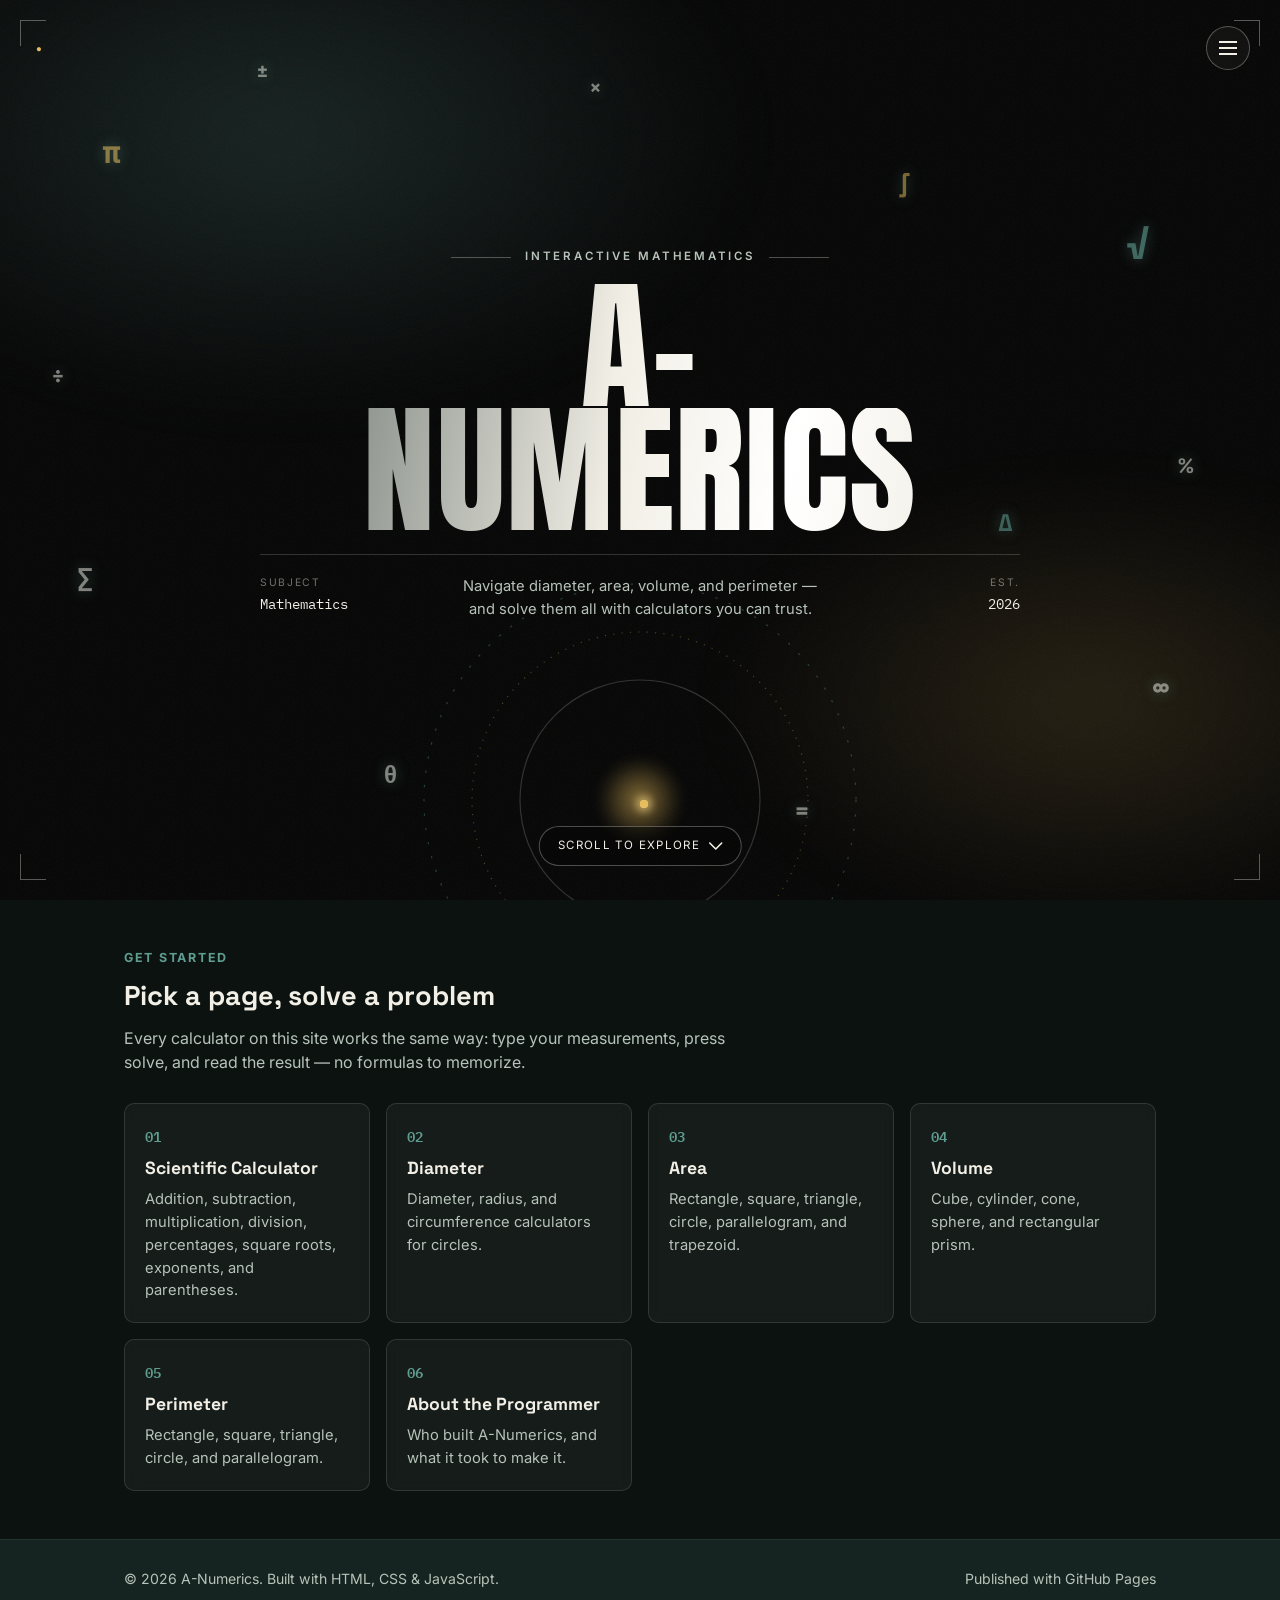
<file: index.html>
<!DOCTYPE html>
<html lang="en">
<head>
<meta charset="UTF-8">
<meta name="viewport" content="width=device-width, initial-scale=1.0">
<title>A.C Numerics — We Learn, We Solve, We Win</title>
<meta name="description" content="A.C Numerics is an interactive mathematics website with calculators for diameter, area, volume, perimeter, and a full scientific calculator.">
<link rel="preconnect" href="https://fonts.googleapis.com">
<link href="https://fonts.googleapis.com/css2?family=Anton&family=Space+Grotesk:wght@500;700&family=Inter:wght@400;500;600&family=IBM+Plex+Mono:wght@500;600&display=swap" rel="stylesheet">
<link rel="stylesheet" href="style.css">
</head>
<body>
<a class="skip-link" href="#main">Skip to content</a>

<!-- Full-screen nav overlay, toggled by the hamburger button -->
<nav class="nav-overlay" id="nav-overlay" aria-label="Main navigation" aria-hidden="true">
  <button class="nav-overlay-close" id="nav-overlay-close" aria-label="Close menu">✕</button>
  <ul>
    <li><a href="index.html" aria-current="page">Home</a></li>
    <li><a href="calculator.html">Calculator</a></li>
    <li><a href="diameter.html">Diameter</a></li>
    <li><a href="area.html">Area</a></li>
    <li><a href="volume.html">Volume</a></li>
    <li><a href="perimeter.html">Perimeter</a></li>
    <li><a href="about.html">About</a></li>
  </ul>
</nav>

<main id="main">
  <section class="hero-arena">
    <div class="hero-glow"></div>
    <div class="hero-grain"></div>

    <div class="symbol-field" aria-hidden="true">
      <span class="symbol s1">π</span>
      <span class="symbol s2">∑</span>
      <span class="symbol s3">√</span>
      <span class="symbol s4">∞</span>
      <span class="symbol s5">×</span>
      <span class="symbol s6">÷</span>
      <span class="symbol s7">∫</span>
      <span class="symbol s8">θ</span>
      <span class="symbol s9">%</span>
      <span class="symbol s10">=</span>
      <span class="symbol s11">±</span>
      <span class="symbol s12">Δ</span>
    </div>

    <span class="corner corner-tl"></span>
    <span class="corner corner-tr"></span>
    <span class="corner corner-bl"></span>
    <span class="corner corner-br"></span>

    <div class="hero-topbar">
      <button class="icon-btn" aria-hidden="true">●</button>
      <button class="hamburger-btn" id="hamburger-btn" aria-controls="nav-overlay" aria-expanded="false" aria-label="Open menu">
        <span></span>
      </button>
    </div>

    <div class="hero-center">
      <div class="hero-rule">
        <span></span>
        <p class="hero-kicker">Interactive Mathematics</p>
        <span></span>
      </div>

      <h1 class="hero-title">
        <span class="shine">A-</span>
        <span class="shine">NUMERICS</span>
      </h1>

      <div class="hero-meta">
        <div class="hero-meta-side">
          <span class="hero-meta-label">Subject</span>
          <span class="hero-meta-value">Mathematics</span>
        </div>
        <p class="hero-desc">Navigate diameter, area, volume, and perimeter — and solve them all with calculators you can trust.</p>
        <div class="hero-meta-side right">
          <span class="hero-meta-label">Est.</span>
          <span class="hero-meta-value">2026</span>
        </div>
      </div>
    </div>

    <div class="orbit-core" aria-hidden="true">
      <svg viewBox="0 0 400 400" class="orbit-ring orbit-ring-1"><circle cx="200" cy="200" r="180" fill="none" stroke="rgba(95,157,144,0.35)" stroke-width="1" stroke-dasharray="2 10"/></svg>
      <svg viewBox="0 0 400 400" class="orbit-ring orbit-ring-2"><circle cx="200" cy="200" r="140" fill="none" stroke="rgba(231,189,92,0.3)" stroke-width="1" stroke-dasharray="1 6"/></svg>
      <svg viewBox="0 0 400 400" class="orbit-ring orbit-ring-3"><circle cx="200" cy="200" r="100" fill="none" stroke="rgba(242,239,230,0.18)" stroke-width="1"/></svg>
      <span class="orbit-dot orbit-dot-a"></span>
      <span class="orbit-dot orbit-dot-b"></span>
      <span class="orbit-core-glow"></span>
    </div>

    <a class="scroll-cta" href="#explore">
      <span>Scroll to explore</span>
      <svg width="14" height="8" viewBox="0 0 14 8" fill="none" aria-hidden="true"><path d="M1 1l6 6 6-6" stroke="currentColor" stroke-width="1.6" stroke-linecap="round" stroke-linejoin="round"/></svg>
    </a>
  </section>

  <section class="section" id="explore">
    <div class="wrap">
      <div class="section-head">
        <span class="kicker">Get started</span>
        <h2>Pick a page, solve a problem</h2>
        <p>Every calculator on this site works the same way: type your measurements, press solve, and read the result — no formulas to memorize.</p>
      </div>
      <div class="grid-cards">
        <a class="feature-card" href="calculator.html">
          <span class="num">01</span>
          <h3>Scientific Calculator</h3>
          <p>Addition, subtraction, multiplication, division, percentages, square roots, exponents, and parentheses.</p>
        </a>
        <a class="feature-card" href="diameter.html">
          <span class="num">02</span>
          <h3>Diameter</h3>
          <p>Diameter, radius, and circumference calculators for circles.</p>
        </a>
        <a class="feature-card" href="area.html">
          <span class="num">03</span>
          <h3>Area</h3>
          <p>Rectangle, square, triangle, circle, parallelogram, and trapezoid.</p>
        </a>
        <a class="feature-card" href="volume.html">
          <span class="num">04</span>
          <h3>Volume</h3>
          <p>Cube, cylinder, cone, sphere, and rectangular prism.</p>
        </a>
        <a class="feature-card" href="perimeter.html">
          <span class="num">05</span>
          <h3>Perimeter</h3>
          <p>Rectangle, square, triangle, circle, and parallelogram.</p>
        </a>
        <a class="feature-card" href="about.html">
          <span class="num">06</span>
          <h3>About the Programmer</h3>
          <p>Who built A-Numerics, and what it took to make it.</p>
        </a>
      </div>
    </div>
  </section>
</main>

<footer class="site-footer">
  <div class="wrap">
    <span>© <span id="year"></span> A-Numerics. Built with HTML, CSS &amp; JavaScript.</span>
    <span>Published with GitHub Pages</span>
  </div>
</footer>

<script src="script.js"></script>
</body>
</html>
</file>
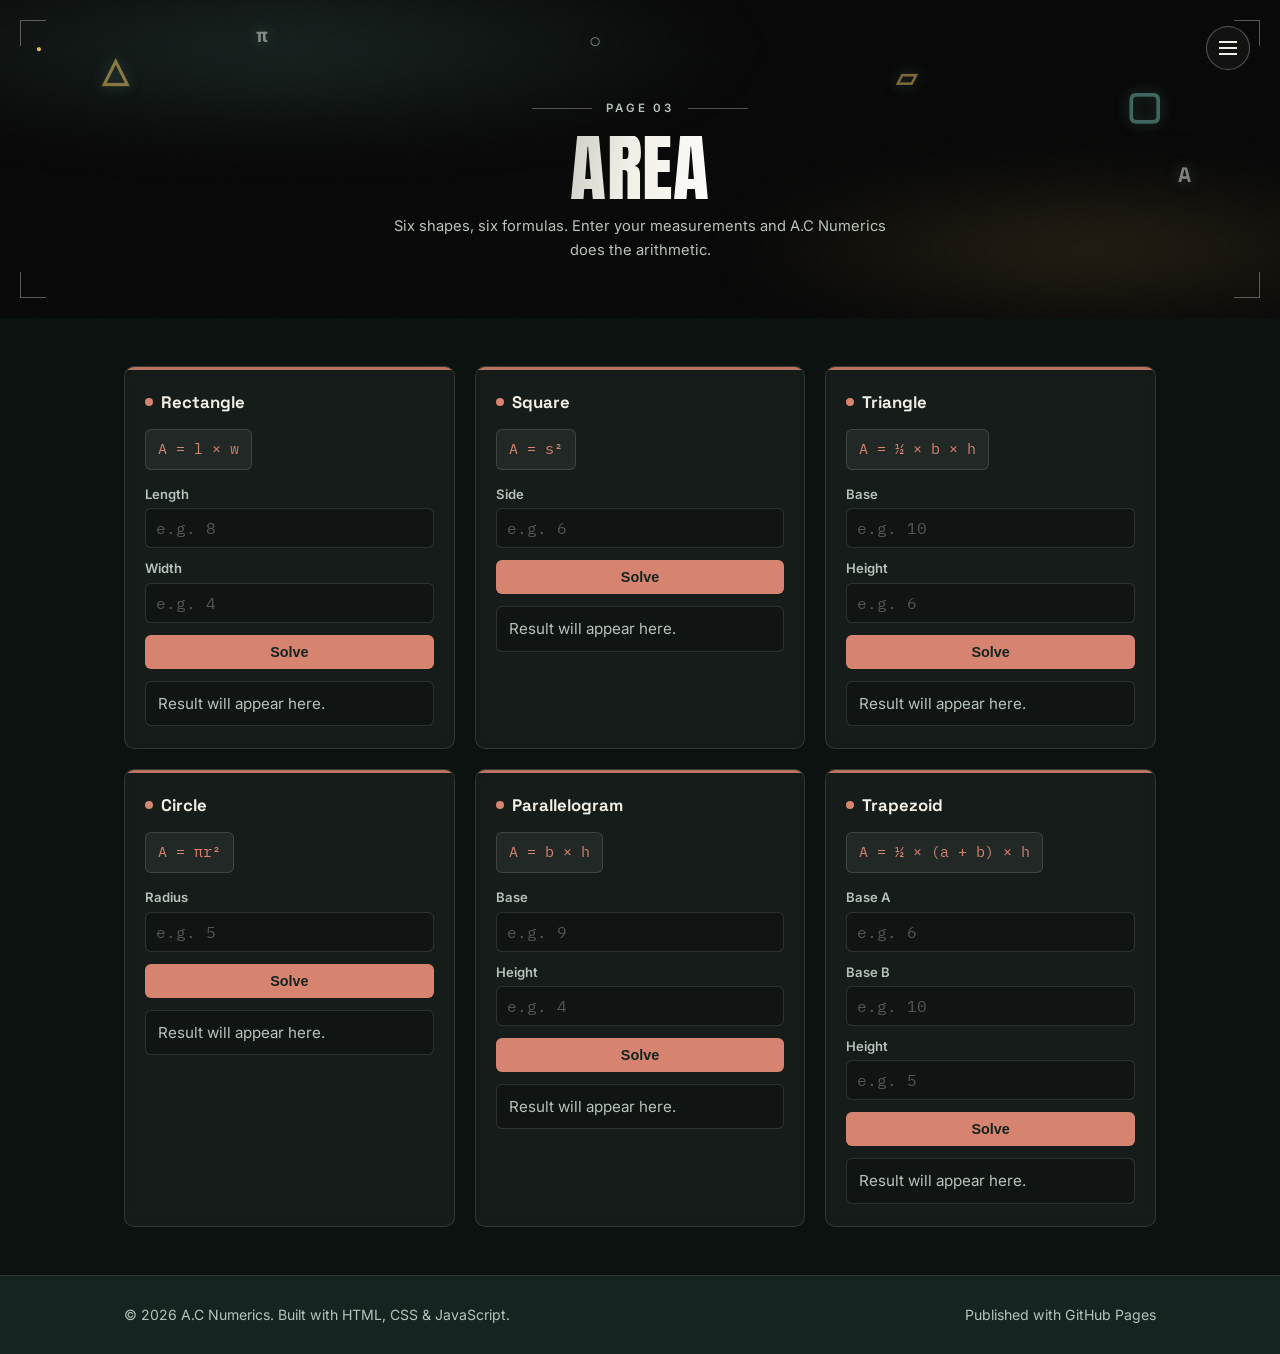
<file: area.html>
<!DOCTYPE html>
<html lang="en">
<head>
<meta charset="UTF-8">
<meta name="viewport" content="width=device-width, initial-scale=1.0">
<title>Area Calculators — A.C Numerics</title>
<meta name="description" content="Calculate area for rectangles, squares, triangles, circles, parallelograms, and trapezoids.">
<link rel="preconnect" href="https://fonts.googleapis.com">
<link href="https://fonts.googleapis.com/css2?family=Anton&family=Space+Grotesk:wght@500;700&family=Inter:wght@400;500;600&family=IBM+Plex+Mono:wght@500;600&display=swap" rel="stylesheet">
<link rel="stylesheet" href="style.css?v=4">
</head>
<body class="theme-coral">
<a class="skip-link" href="#main">Skip to content</a>

<nav class="nav-overlay" id="nav-overlay" aria-label="Main navigation" aria-hidden="true">
  <button class="nav-overlay-close" id="nav-overlay-close" aria-label="Close menu">✕</button>
  <ul>
    <li><a href="index.html">Home</a></li>
    <li><a href="calculator.html">Calculator</a></li>
    <li><a href="diameter.html">Diameter</a></li>
    <li><a href="area.html" aria-current="page">Area</a></li>
    <li><a href="volume.html">Volume</a></li>
    <li><a href="perimeter.html">Perimeter</a></li>
    <li><a href="about.html">About</a></li>
  </ul>
</nav>

<main id="main">
  <section class="hero-arena compact">
    <div class="hero-glow"></div>
    <div class="hero-grain"></div>
    <div class="symbol-field" aria-hidden="true">
      <span class="symbol s1">△</span>
      <span class="symbol s3">▢</span>
      <span class="symbol s5">○</span>
      <span class="symbol s7">▱</span>
      <span class="symbol s9">A</span>
      <span class="symbol s11">π</span>
    </div>
    <span class="corner corner-tl"></span>
    <span class="corner corner-tr"></span>
    <span class="corner corner-bl"></span>
    <span class="corner corner-br"></span>
    <div class="hero-topbar">
      <button class="icon-btn" aria-hidden="true">●</button>
      <button class="hamburger-btn" id="hamburger-btn" aria-controls="nav-overlay" aria-expanded="false" aria-label="Open menu">
        <span></span>
      </button>
    </div>
    <div class="hero-center">
      <div class="hero-rule">
        <span></span>
        <p class="hero-kicker">Page 03</p>
        <span></span>
      </div>
      <h1 class="hero-title"><span class="shine">Area</span></h1>
      <p class="hero-desc standalone">Six shapes, six formulas. Enter your measurements and A.C Numerics does the arithmetic.</p>
    </div>
  </section>

  <section class="section">
    <div class="wrap">
      <div class="calc-grid">

        <div class="calc-card">
          <h3><span class="pin"></span>Rectangle</h3>
          <span class="calc-formula">A = l × w</span>
          <div class="calc-fields">
            <div class="field"><label for="rect-area-l">Length</label><input type="number" id="rect-area-l" step="any" placeholder="e.g. 8"></div>
            <div class="field"><label for="rect-area-w">Width</label><input type="number" id="rect-area-w" step="any" placeholder="e.g. 4"></div>
          </div>
          <button class="calc-solve" id="rect-area-solve">Solve</button>
          <div class="calc-output" id="rect-area-output">Result will appear here.</div>
        </div>

        <div class="calc-card">
          <h3><span class="pin"></span>Square</h3>
          <span class="calc-formula">A = s²</span>
          <div class="calc-fields">
            <div class="field"><label for="square-area-s">Side</label><input type="number" id="square-area-s" step="any" placeholder="e.g. 6"></div>
          </div>
          <button class="calc-solve" id="square-area-solve">Solve</button>
          <div class="calc-output" id="square-area-output">Result will appear here.</div>
        </div>

        <div class="calc-card">
          <h3><span class="pin"></span>Triangle</h3>
          <span class="calc-formula">A = ½ × b × h</span>
          <div class="calc-fields">
            <div class="field"><label for="triangle-area-b">Base</label><input type="number" id="triangle-area-b" step="any" placeholder="e.g. 10"></div>
            <div class="field"><label for="triangle-area-h">Height</label><input type="number" id="triangle-area-h" step="any" placeholder="e.g. 6"></div>
          </div>
          <button class="calc-solve" id="triangle-area-solve">Solve</button>
          <div class="calc-output" id="triangle-area-output">Result will appear here.</div>
        </div>

        <div class="calc-card">
          <h3><span class="pin"></span>Circle</h3>
          <span class="calc-formula">A = πr²</span>
          <div class="calc-fields">
            <div class="field"><label for="circle-area-r">Radius</label><input type="number" id="circle-area-r" step="any" placeholder="e.g. 5"></div>
          </div>
          <button class="calc-solve" id="circle-area-solve">Solve</button>
          <div class="calc-output" id="circle-area-output">Result will appear here.</div>
        </div>

        <div class="calc-card">
          <h3><span class="pin"></span>Parallelogram</h3>
          <span class="calc-formula">A = b × h</span>
          <div class="calc-fields">
            <div class="field"><label for="parallelogram-area-b">Base</label><input type="number" id="parallelogram-area-b" step="any" placeholder="e.g. 9"></div>
            <div class="field"><label for="parallelogram-area-h">Height</label><input type="number" id="parallelogram-area-h" step="any" placeholder="e.g. 4"></div>
          </div>
          <button class="calc-solve" id="parallelogram-area-solve">Solve</button>
          <div class="calc-output" id="parallelogram-area-output">Result will appear here.</div>
        </div>

        <div class="calc-card">
          <h3><span class="pin"></span>Trapezoid</h3>
          <span class="calc-formula">A = ½ × (a + b) × h</span>
          <div class="calc-fields">
            <div class="field"><label for="trapezoid-area-a">Base A</label><input type="number" id="trapezoid-area-a" step="any" placeholder="e.g. 6"></div>
            <div class="field"><label for="trapezoid-area-b">Base B</label><input type="number" id="trapezoid-area-b" step="any" placeholder="e.g. 10"></div>
            <div class="field"><label for="trapezoid-area-h">Height</label><input type="number" id="trapezoid-area-h" step="any" placeholder="e.g. 5"></div>
          </div>
          <button class="calc-solve" id="trapezoid-area-solve">Solve</button>
          <div class="calc-output" id="trapezoid-area-output">Result will appear here.</div>
        </div>

      </div>
    </div>
  </section>
</main>

<footer class="site-footer">
  <div class="wrap">
    <span>© <span id="year"></span> A.C Numerics. Built with HTML, CSS &amp; JavaScript.</span>
    <span>Published with GitHub Pages</span>
  </div>
</footer>

<script src="script.js"></script>
</body>
        </html>
</file>
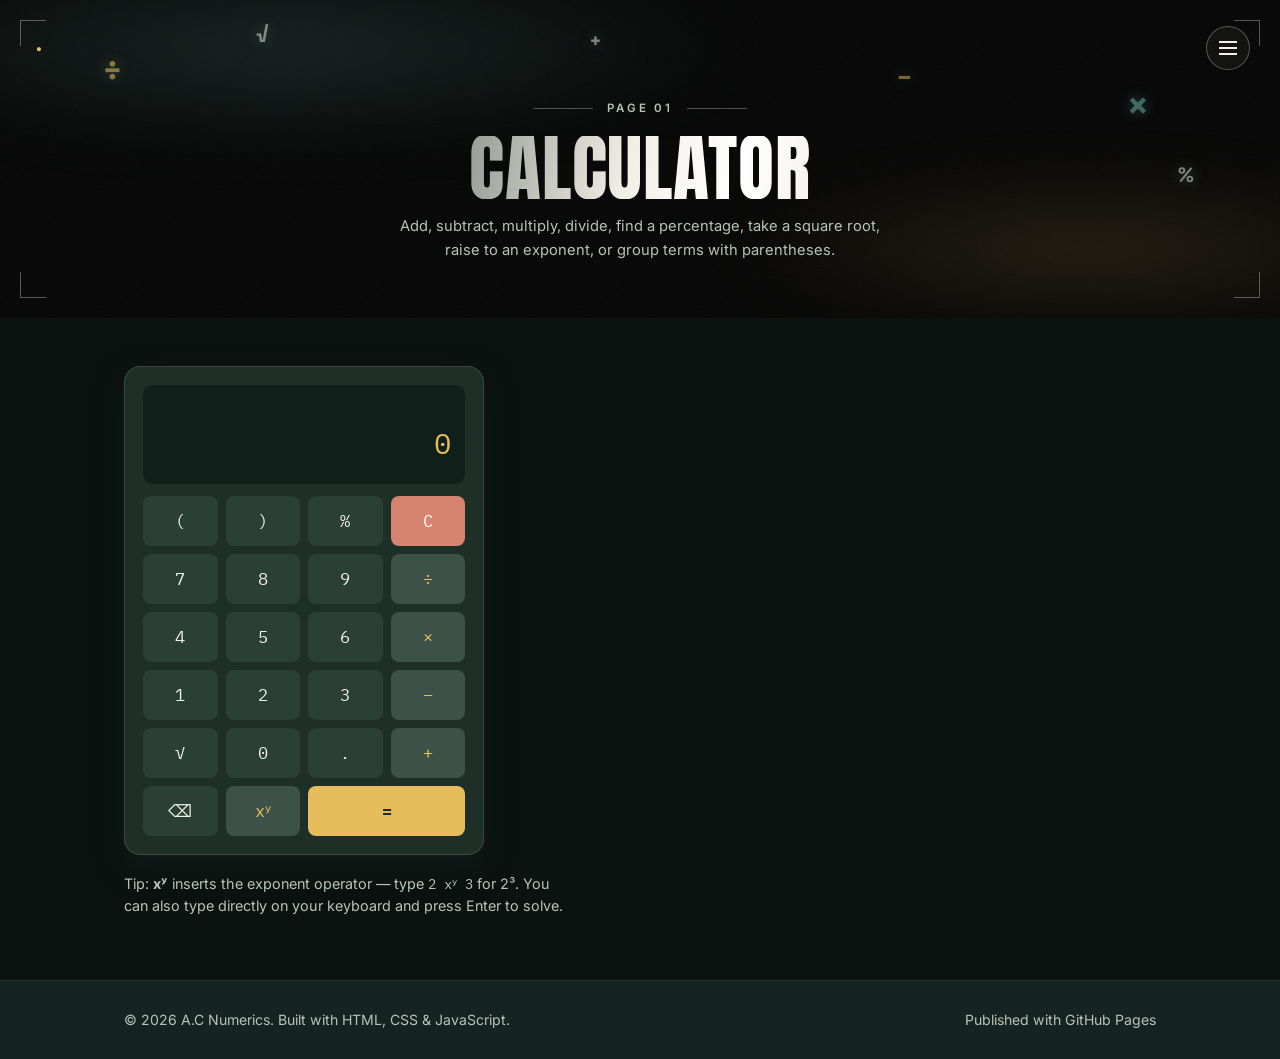
<file: calculator.html>
<!DOCTYPE html>
<html lang="en">
<head>
<meta charset="UTF-8">
<meta name="viewport" content="width=device-width, initial-scale=1.0">
<title>Scientific Calculator — A.C Numerics</title>
<meta name="description" content="A scientific calculator for addition, subtraction, multiplication, division, percentage, square root, exponents, and parentheses.">
<link rel="preconnect" href="https://fonts.googleapis.com">
<link href="https://fonts.googleapis.com/css2?family=Anton&family=Space+Grotesk:wght@500;700&family=Inter:wght@400;500;600&family=IBM+Plex+Mono:wght@500;600&display=swap" rel="stylesheet">
<link rel="stylesheet" href="style.css?v=4">
</head>
<body class="theme-yellow">
<a class="skip-link" href="#main">Skip to content</a>

<nav class="nav-overlay" id="nav-overlay" aria-label="Main navigation" aria-hidden="true">
  <button class="nav-overlay-close" id="nav-overlay-close" aria-label="Close menu">✕</button>
  <ul>
    <li><a href="index.html">Home</a></li>
    <li><a href="calculator.html" aria-current="page">Calculator</a></li>
    <li><a href="diameter.html">Diameter</a></li>
    <li><a href="area.html">Area</a></li>
    <li><a href="volume.html">Volume</a></li>
    <li><a href="perimeter.html">Perimeter</a></li>
    <li><a href="about.html">About</a></li>
  </ul>
</nav>

<main id="main">
  <section class="hero-arena compact">
    <div class="hero-glow"></div>
    <div class="hero-grain"></div>
    <div class="symbol-field" aria-hidden="true">
      <span class="symbol s1">÷</span>
      <span class="symbol s3">×</span>
      <span class="symbol s5">+</span>
      <span class="symbol s7">−</span>
      <span class="symbol s9">%</span>
      <span class="symbol s11">√</span>
    </div>
    <span class="corner corner-tl"></span>
    <span class="corner corner-tr"></span>
    <span class="corner corner-bl"></span>
    <span class="corner corner-br"></span>
    <div class="hero-topbar">
      <button class="icon-btn" aria-hidden="true">●</button>
      <button class="hamburger-btn" id="hamburger-btn" aria-controls="nav-overlay" aria-expanded="false" aria-label="Open menu">
        <span></span>
      </button>
    </div>
    <div class="hero-center">
      <div class="hero-rule">
        <span></span>
        <p class="hero-kicker">Page 01</p>
        <span></span>
      </div>
      <h1 class="hero-title"><span class="shine">Calculator</span></h1>
      <p class="hero-desc standalone">Add, subtract, multiply, divide, find a percentage, take a square root, raise to an exponent, or group terms with parentheses.</p>
    </div>
  </section>

  <section class="section">
    <div class="wrap">
      <div class="sci-calc">
        <div class="display">
          <span class="expr" id="sci-expr"></span>
          <span id="sci-display">0</span>
        </div>
        <div class="keys" id="sci-keys">
          <button data-value="(">(</button>
          <button data-value=")">)</button>
          <button data-action="percent">%</button>
          <button class="clear" data-action="clear">C</button>

          <button data-value="7">7</button>
          <button data-value="8">8</button>
          <button data-value="9">9</button>
          <button class="op" data-value="/">÷</button>

          <button data-value="4">4</button>
          <button data-value="5">5</button>
          <button data-value="6">6</button>
          <button class="op" data-value="*">×</button>

          <button data-value="1">1</button>
          <button data-value="2">2</button>
          <button data-value="3">3</button>
          <button class="op" data-value="-">−</button>

          <button data-action="sqrt">√</button>
          <button data-value="0">0</button>
          <button data-value=".">.</button>
          <button class="op" data-value="+">+</button>

          <button data-action="back">⌫</button>
          <button class="op" data-action="pow">xʸ</button>
          <button class="eq" data-action="equals">=</button>
        </div>
      </div>
      <p style="max-width:50ch;color:var(--chalk-dim);font-size:0.9rem;margin-top:18px;">
        Tip: <strong>xʸ</strong> inserts the exponent operator — type <span class="mono">2 xʸ 3</span> for 2³. You can also type directly on your keyboard and press Enter to solve.
      </p>
    </div>
  </section>
</main>

<footer class="site-footer">
  <div class="wrap">
    <span>© <span id="year"></span> A.C Numerics. Built with HTML, CSS &amp; JavaScript.</span>
    <span>Published with GitHub Pages</span>
  </div>
</footer>

<script src="script.js"></script>
</body>
</html>
</file>
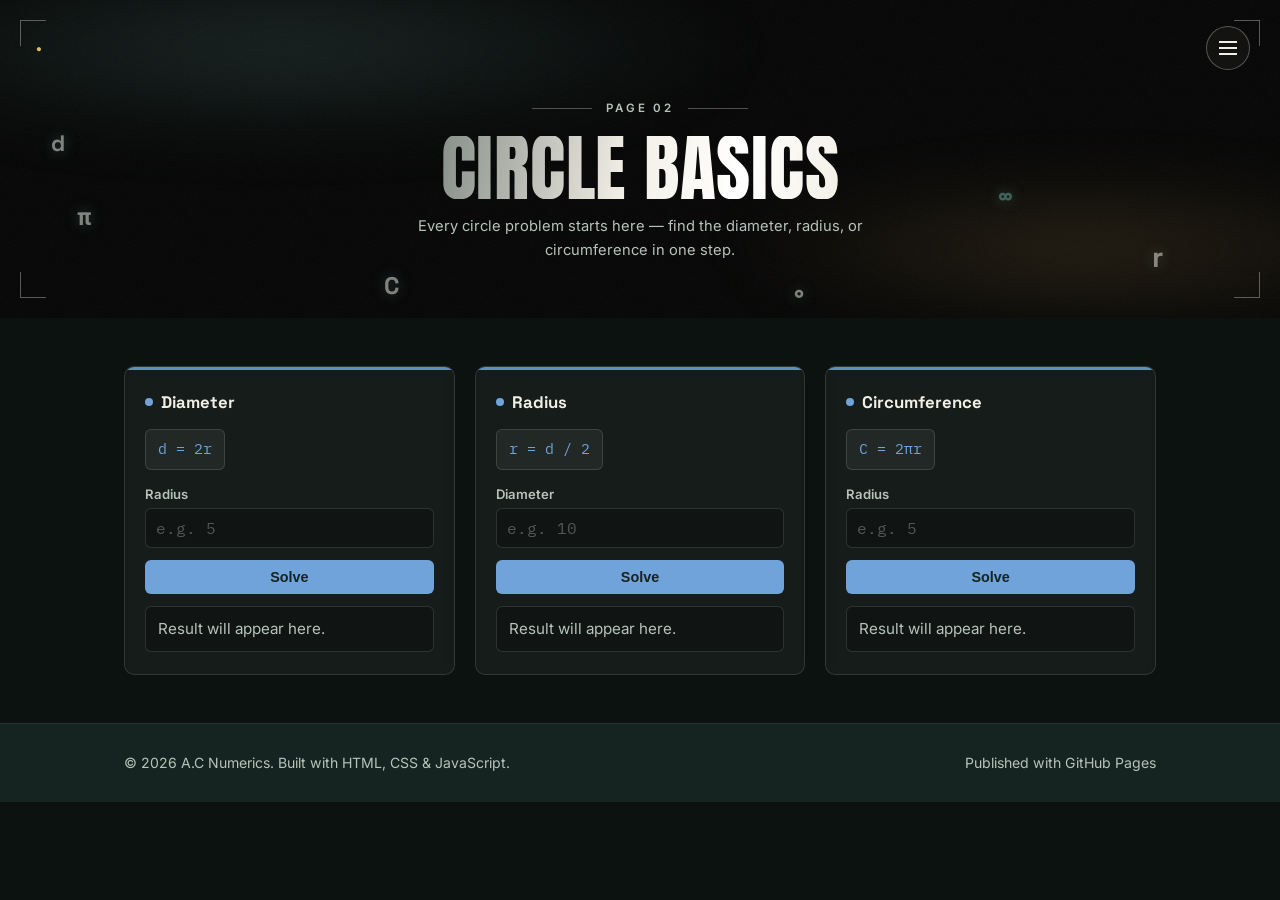
<file: diameter.html>
<!DOCTYPE html>
<html lang="en">
<head>
<meta charset="UTF-8">
<meta name="viewport" content="width=device-width, initial-scale=1.0">
<title>Diameter, Radius &amp; Circumference — A.C Numerics</title>
<meta name="description" content="Calculate diameter, radius, and circumference of a circle.">
<link rel="preconnect" href="https://fonts.googleapis.com">
<link href="https://fonts.googleapis.com/css2?family=Anton&family=Space+Grotesk:wght@500;700&family=Inter:wght@400;500;600&family=IBM+Plex+Mono:wght@500;600&display=swap" rel="stylesheet">
<link rel="stylesheet" href="style.css?v=4">
</head>
<body class="theme-sky">
<a class="skip-link" href="#main">Skip to content</a>

<nav class="nav-overlay" id="nav-overlay" aria-label="Main navigation" aria-hidden="true">
  <button class="nav-overlay-close" id="nav-overlay-close" aria-label="Close menu">✕</button>
  <ul>
    <li><a href="index.html">Home</a></li>
    <li><a href="calculator.html">Calculator</a></li>
    <li><a href="diameter.html" aria-current="page">Diameter</a></li>
    <li><a href="area.html">Area</a></li>
    <li><a href="volume.html">Volume</a></li>
    <li><a href="perimeter.html">Perimeter</a></li>
    <li><a href="about.html">About</a></li>
  </ul>
</nav>

<main id="main">
  <section class="hero-arena compact">
    <div class="hero-glow"></div>
    <div class="hero-grain"></div>
    <div class="symbol-field" aria-hidden="true">
      <span class="symbol s2">π</span>
      <span class="symbol s4">r</span>
      <span class="symbol s6">d</span>
      <span class="symbol s8">C</span>
      <span class="symbol s10">°</span>
      <span class="symbol s12">∞</span>
    </div>
    <span class="corner corner-tl"></span>
    <span class="corner corner-tr"></span>
    <span class="corner corner-bl"></span>
    <span class="corner corner-br"></span>
    <div class="hero-topbar">
      <button class="icon-btn" aria-hidden="true">●</button>
      <button class="hamburger-btn" id="hamburger-btn" aria-controls="nav-overlay" aria-expanded="false" aria-label="Open menu">
        <span></span>
      </button>
    </div>
    <div class="hero-center">
      <div class="hero-rule">
        <span></span>
        <p class="hero-kicker">Page 02</p>
        <span></span>
      </div>
      <h1 class="hero-title"><span class="shine">Circle Basics</span></h1>
      <p class="hero-desc standalone">Every circle problem starts here — find the diameter, radius, or circumference in one step.</p>
    </div>
  </section>

  <section class="section">
    <div class="wrap">
      <div class="calc-grid">

        <div class="calc-card">
          <h3><span class="pin"></span>Diameter</h3>
          <span class="calc-formula">d = 2r</span>
          <div class="calc-fields">
            <div class="field">
              <label for="diameter-radius">Radius</label>
              <input type="number" id="diameter-radius" step="any" placeholder="e.g. 5">
            </div>
          </div>
          <button class="calc-solve" id="diameter-solve">Solve</button>
          <div class="calc-output" id="diameter-output">Result will appear here.</div>
        </div>

        <div class="calc-card">
          <h3><span class="pin"></span>Radius</h3>
          <span class="calc-formula">r = d / 2</span>
          <div class="calc-fields">
            <div class="field">
              <label for="radius-diameter">Diameter</label>
              <input type="number" id="radius-diameter" step="any" placeholder="e.g. 10">
            </div>
          </div>
          <button class="calc-solve" id="radius-solve">Solve</button>
          <div class="calc-output" id="radius-output">Result will appear here.</div>
        </div>

        <div class="calc-card">
          <h3><span class="pin"></span>Circumference</h3>
          <span class="calc-formula">C = 2πr</span>
          <div class="calc-fields">
            <div class="field">
              <label for="circumference-radius">Radius</label>
              <input type="number" id="circumference-radius" step="any" placeholder="e.g. 5">
            </div>
          </div>
          <button class="calc-solve" id="circumference-solve">Solve</button>
          <div class="calc-output" id="circumference-output">Result will appear here.</div>
        </div>

      </div>
    </div>
  </section>
</main>

<footer class="site-footer">
  <div class="wrap">
    <span>© <span id="year"></span> A.C Numerics. Built with HTML, CSS &amp; JavaScript.</span>
    <span>Published with GitHub Pages</span>
  </div>
</footer>

<script src="script.js"></script>
</body>
                </html>
</file>
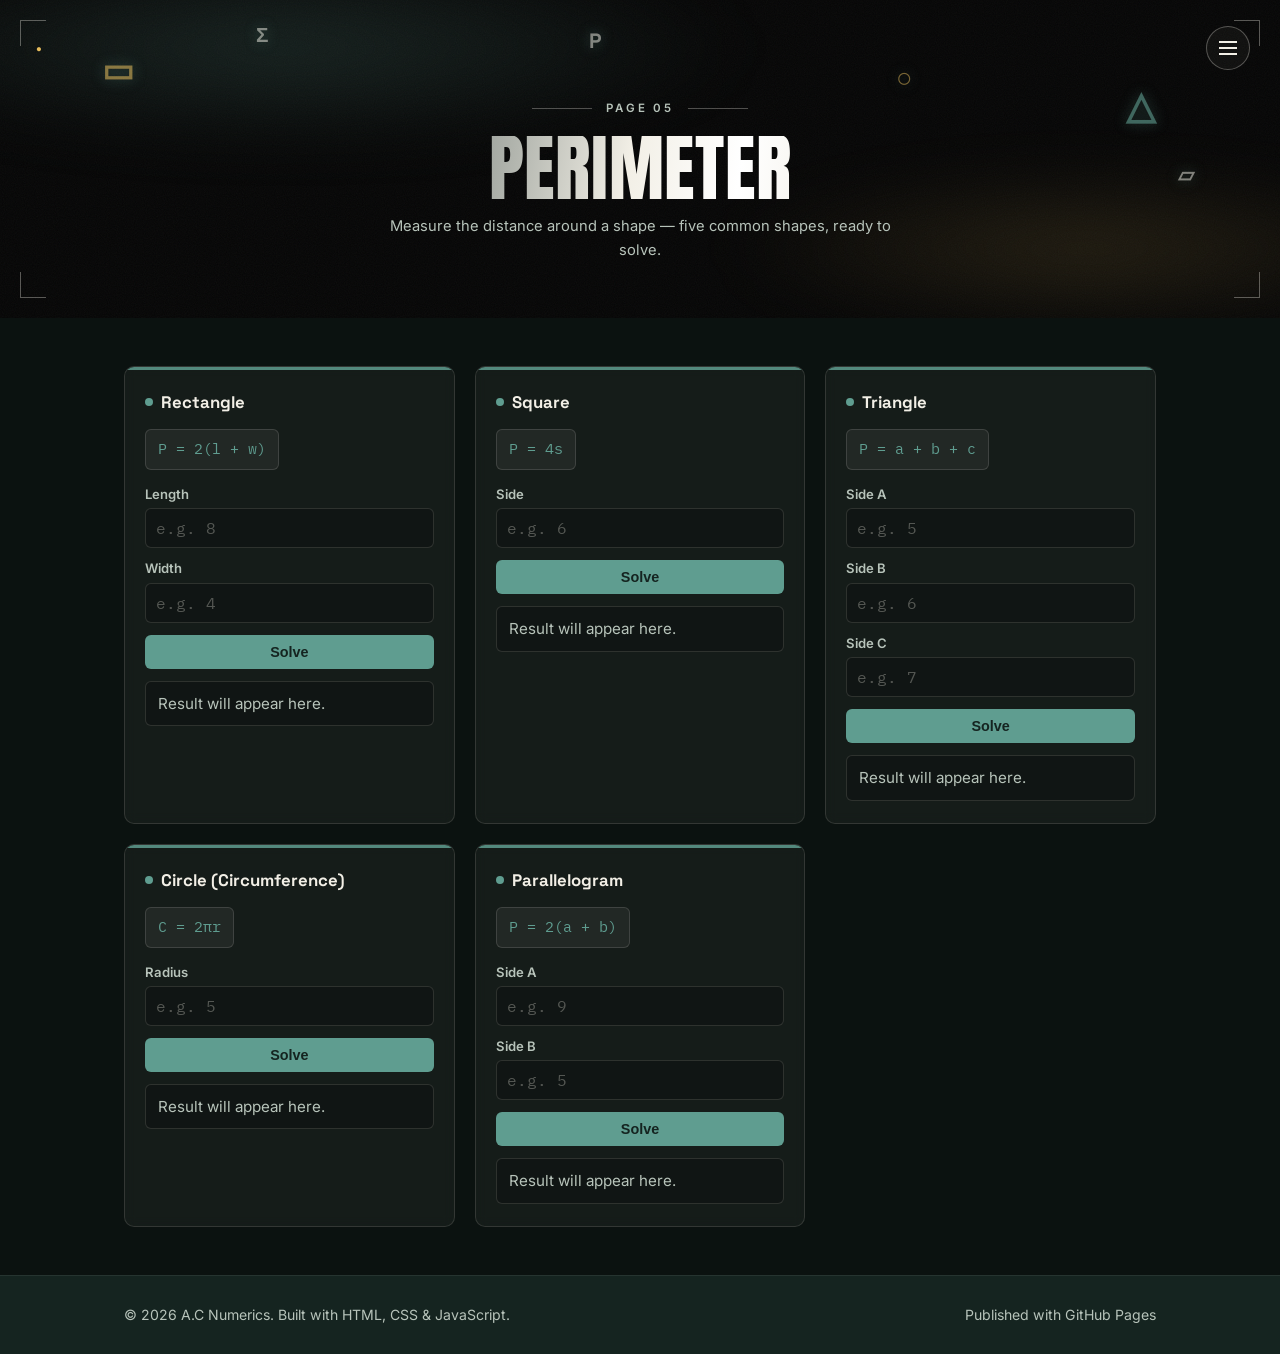
<file: perimeter.html>
<!DOCTYPE html>
<html lang="en">
<head>
<meta charset="UTF-8">
<meta name="viewport" content="width=device-width, initial-scale=1.0">
<title>Perimeter Calculators — A.C Numerics</title>
<meta name="description" content="Calculate perimeter for rectangles, squares, triangles, circles, and parallelograms.">
<link rel="preconnect" href="https://fonts.googleapis.com">
<link href="https://fonts.googleapis.com/css2?family=Anton&family=Space+Grotesk:wght@500;700&family=Inter:wght@400;500;600&family=IBM+Plex+Mono:wght@500;600&display=swap" rel="stylesheet">
<link rel="stylesheet" href="style.css?v=4">
</head>
<body class="theme-teal">
<a class="skip-link" href="#main">Skip to content</a>

<nav class="nav-overlay" id="nav-overlay" aria-label="Main navigation" aria-hidden="true">
  <button class="nav-overlay-close" id="nav-overlay-close" aria-label="Close menu">✕</button>
  <ul>
    <li><a href="index.html">Home</a></li>
    <li><a href="calculator.html">Calculator</a></li>
    <li><a href="diameter.html">Diameter</a></li>
    <li><a href="area.html">Area</a></li>
    <li><a href="volume.html">Volume</a></li>
    <li><a href="perimeter.html" aria-current="page">Perimeter</a></li>
    <li><a href="about.html">About</a></li>
  </ul>
</nav>

<main id="main">
  <section class="hero-arena compact">
    <div class="hero-glow"></div>
    <div class="hero-grain"></div>
    <div class="symbol-field" aria-hidden="true">
      <span class="symbol s1">▭</span>
      <span class="symbol s3">△</span>
      <span class="symbol s5">P</span>
      <span class="symbol s7">○</span>
      <span class="symbol s9">▱</span>
      <span class="symbol s11">Σ</span>
    </div>
    <span class="corner corner-tl"></span>
    <span class="corner corner-tr"></span>
    <span class="corner corner-bl"></span>
    <span class="corner corner-br"></span>
    <div class="hero-topbar">
      <button class="icon-btn" aria-hidden="true">●</button>
      <button class="hamburger-btn" id="hamburger-btn" aria-controls="nav-overlay" aria-expanded="false" aria-label="Open menu">
        <span></span>
      </button>
    </div>
    <div class="hero-center">
      <div class="hero-rule">
        <span></span>
        <p class="hero-kicker">Page 05</p>
        <span></span>
      </div>
      <h1 class="hero-title"><span class="shine">Perimeter</span></h1>
      <p class="hero-desc standalone">Measure the distance around a shape — five common shapes, ready to solve.</p>
    </div>
  </section>

  <section class="section">
    <div class="wrap">
      <div class="calc-grid">

        <div class="calc-card">
          <h3><span class="pin"></span>Rectangle</h3>
          <span class="calc-formula">P = 2(l + w)</span>
          <div class="calc-fields">
            <div class="field"><label for="rect-perimeter-l">Length</label><input type="number" id="rect-perimeter-l" step="any" placeholder="e.g. 8"></div>
            <div class="field"><label for="rect-perimeter-w">Width</label><input type="number" id="rect-perimeter-w" step="any" placeholder="e.g. 4"></div>
          </div>
          <button class="calc-solve" id="rect-perimeter-solve">Solve</button>
          <div class="calc-output" id="rect-perimeter-output">Result will appear here.</div>
        </div>

        <div class="calc-card">
          <h3><span class="pin"></span>Square</h3>
          <span class="calc-formula">P = 4s</span>
          <div class="calc-fields">
            <div class="field"><label for="square-perimeter-s">Side</label><input type="number" id="square-perimeter-s" step="any" placeholder="e.g. 6"></div>
          </div>
          <button class="calc-solve" id="square-perimeter-solve">Solve</button>
          <div class="calc-output" id="square-perimeter-output">Result will appear here.</div>
        </div>

        <div class="calc-card">
          <h3><span class="pin"></span>Triangle</h3>
          <span class="calc-formula">P = a + b + c</span>
          <div class="calc-fields">
            <div class="field"><label for="triangle-perimeter-a">Side A</label><input type="number" id="triangle-perimeter-a" step="any" placeholder="e.g. 5"></div>
            <div class="field"><label for="triangle-perimeter-b">Side B</label><input type="number" id="triangle-perimeter-b" step="any" placeholder="e.g. 6"></div>
            <div class="field"><label for="triangle-perimeter-c">Side C</label><input type="number" id="triangle-perimeter-c" step="any" placeholder="e.g. 7"></div>
          </div>
          <button class="calc-solve" id="triangle-perimeter-solve">Solve</button>
          <div class="calc-output" id="triangle-perimeter-output">Result will appear here.</div>
        </div>

        <div class="calc-card">
          <h3><span class="pin"></span>Circle (Circumference)</h3>
          <span class="calc-formula">C = 2πr</span>
          <div class="calc-fields">
            <div class="field"><label for="circle-perimeter-r">Radius</label><input type="number" id="circle-perimeter-r" step="any" placeholder="e.g. 5"></div>
          </div>
          <button class="calc-solve" id="circle-perimeter-solve">Solve</button>
          <div class="calc-output" id="circle-perimeter-output">Result will appear here.</div>
        </div>

        <div class="calc-card">
          <h3><span class="pin"></span>Parallelogram</h3>
          <span class="calc-formula">P = 2(a + b)</span>
          <div class="calc-fields">
            <div class="field"><label for="parallelogram-perimeter-a">Side A</label><input type="number" id="parallelogram-perimeter-a" step="any" placeholder="e.g. 9"></div>
            <div class="field"><label for="parallelogram-perimeter-b">Side B</label><input type="number" id="parallelogram-perimeter-b" step="any" placeholder="e.g. 5"></div>
          </div>
          <button class="calc-solve" id="parallelogram-perimeter-solve">Solve</button>
          <div class="calc-output" id="parallelogram-perimeter-output">Result will appear here.</div>
        </div>

      </div>
    </div>
  </section>
</main>

<footer class="site-footer">
  <div class="wrap">
    <span>© <span id="year"></span> A.C Numerics. Built with HTML, CSS &amp; JavaScript.</span>
    <span>Published with GitHub Pages</span>
  </div>
</footer>

<script src="script.js"></script>
</body>
  </html>
</file>
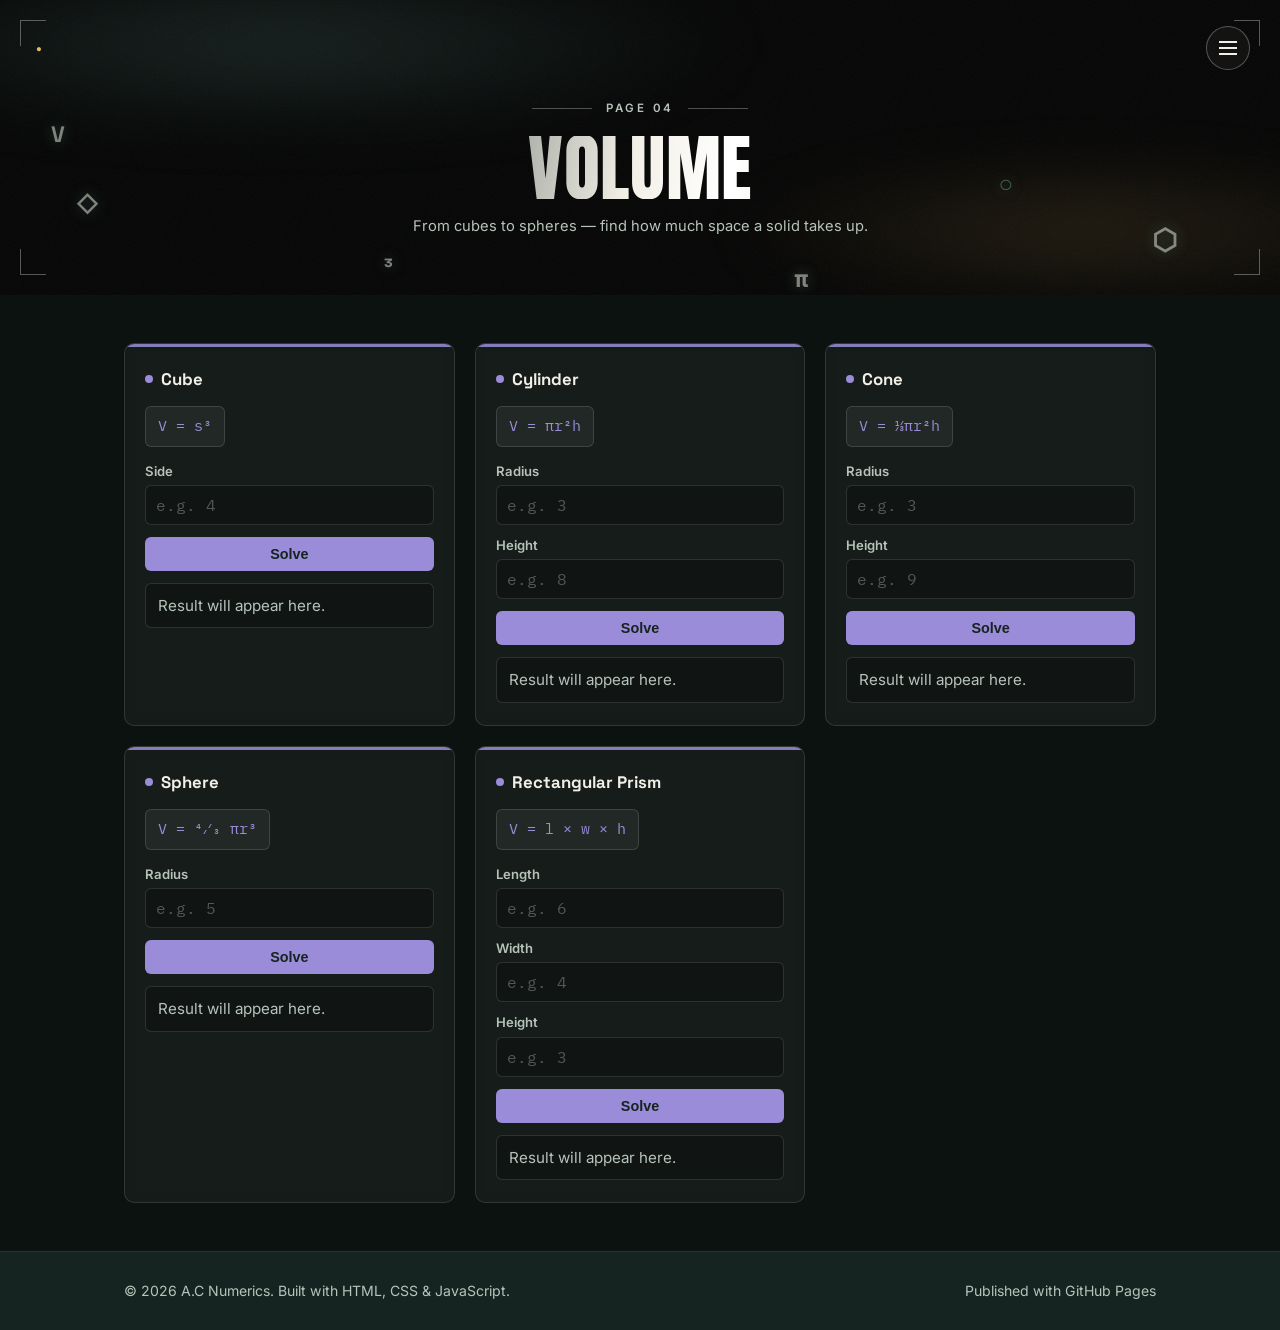
<file: volume.html>
<!DOCTYPE html>
<html lang="en">
<head>
<meta charset="UTF-8">
<meta name="viewport" content="width=device-width, initial-scale=1.0">
<title>Volume Calculators — A.C Numerics</title>
<meta name="description" content="Calculate volume for cubes, cylinders, cones, spheres, and rectangular prisms.">
<link rel="preconnect" href="https://fonts.googleapis.com">
<link href="https://fonts.googleapis.com/css2?family=Anton&family=Space+Grotesk:wght@500;700&family=Inter:wght@400;500;600&family=IBM+Plex+Mono:wght@500;600&display=swap" rel="stylesheet">
<link rel="stylesheet" href="style.css?v=4">
</head>
<body class="theme-lavender">
<a class="skip-link" href="#main">Skip to content</a>

<nav class="nav-overlay" id="nav-overlay" aria-label="Main navigation" aria-hidden="true">
  <button class="nav-overlay-close" id="nav-overlay-close" aria-label="Close menu">✕</button>
  <ul>
    <li><a href="index.html">Home</a></li>
    <li><a href="calculator.html">Calculator</a></li>
    <li><a href="diameter.html">Diameter</a></li>
    <li><a href="area.html">Area</a></li>
    <li><a href="volume.html" aria-current="page">Volume</a></li>
    <li><a href="perimeter.html">Perimeter</a></li>
    <li><a href="about.html">About</a></li>
  </ul>
</nav>

<main id="main">
  <section class="hero-arena compact">
    <div class="hero-glow"></div>
    <div class="hero-grain"></div>
    <div class="symbol-field" aria-hidden="true">
      <span class="symbol s2">◇</span>
      <span class="symbol s4">⬡</span>
      <span class="symbol s6">V</span>
      <span class="symbol s8">³</span>
      <span class="symbol s10">π</span>
      <span class="symbol s12">○</span>
    </div>
    <span class="corner corner-tl"></span>
    <span class="corner corner-tr"></span>
    <span class="corner corner-bl"></span>
    <span class="corner corner-br"></span>
    <div class="hero-topbar">
      <button class="icon-btn" aria-hidden="true">●</button>
      <button class="hamburger-btn" id="hamburger-btn" aria-controls="nav-overlay" aria-expanded="false" aria-label="Open menu">
        <span></span>
      </button>
    </div>
    <div class="hero-center">
      <div class="hero-rule">
        <span></span>
        <p class="hero-kicker">Page 04</p>
        <span></span>
      </div>
      <h1 class="hero-title"><span class="shine">Volume</span></h1>
      <p class="hero-desc standalone">From cubes to spheres — find how much space a solid takes up.</p>
    </div>
  </section>

  <section class="section">
    <div class="wrap">
      <div class="calc-grid">

        <div class="calc-card">
          <h3><span class="pin"></span>Cube</h3>
          <span class="calc-formula">V = s³</span>
          <div class="calc-fields">
            <div class="field"><label for="cube-volume-s">Side</label><input type="number" id="cube-volume-s" step="any" placeholder="e.g. 4"></div>
          </div>
          <button class="calc-solve" id="cube-volume-solve">Solve</button>
          <div class="calc-output" id="cube-volume-output">Result will appear here.</div>
        </div>

        <div class="calc-card">
          <h3><span class="pin"></span>Cylinder</h3>
          <span class="calc-formula">V = πr²h</span>
          <div class="calc-fields">
            <div class="field"><label for="cylinder-volume-r">Radius</label><input type="number" id="cylinder-volume-r" step="any" placeholder="e.g. 3"></div>
            <div class="field"><label for="cylinder-volume-h">Height</label><input type="number" id="cylinder-volume-h" step="any" placeholder="e.g. 8"></div>
          </div>
          <button class="calc-solve" id="cylinder-volume-solve">Solve</button>
          <div class="calc-output" id="cylinder-volume-output">Result will appear here.</div>
        </div>

        <div class="calc-card">
          <h3><span class="pin"></span>Cone</h3>
          <span class="calc-formula">V = ⅓πr²h</span>
          <div class="calc-fields">
            <div class="field"><label for="cone-volume-r">Radius</label><input type="number" id="cone-volume-r" step="any" placeholder="e.g. 3"></div>
            <div class="field"><label for="cone-volume-h">Height</label><input type="number" id="cone-volume-h" step="any" placeholder="e.g. 9"></div>
          </div>
          <button class="calc-solve" id="cone-volume-solve">Solve</button>
          <div class="calc-output" id="cone-volume-output">Result will appear here.</div>
        </div>

        <div class="calc-card">
          <h3><span class="pin"></span>Sphere</h3>
          <span class="calc-formula">V = 4⁄3 πr³</span>
          <div class="calc-fields">
            <div class="field"><label for="sphere-volume-r">Radius</label><input type="number" id="sphere-volume-r" step="any" placeholder="e.g. 5"></div>
          </div>
          <button class="calc-solve" id="sphere-volume-solve">Solve</button>
          <div class="calc-output" id="sphere-volume-output">Result will appear here.</div>
        </div>

        <div class="calc-card">
          <h3><span class="pin"></span>Rectangular Prism</h3>
          <span class="calc-formula">V = l × w × h</span>
          <div class="calc-fields">
            <div class="field"><label for="prism-volume-l">Length</label><input type="number" id="prism-volume-l" step="any" placeholder="e.g. 6"></div>
            <div class="field"><label for="prism-volume-w">Width</label><input type="number" id="prism-volume-w" step="any" placeholder="e.g. 4"></div>
            <div class="field"><label for="prism-volume-h">Height</label><input type="number" id="prism-volume-h" step="any" placeholder="e.g. 3"></div>
          </div>
          <button class="calc-solve" id="prism-volume-solve">Solve</button>
          <div class="calc-output" id="prism-volume-output">Result will appear here.</div>
        </div>

      </div>
    </div>
  </section>
</main>

<footer class="site-footer">
  <div class="wrap">
    <span>© <span id="year"></span> A.C Numerics. Built with HTML, CSS &amp; JavaScript.</span>
    <span>Published with GitHub Pages</span>
  </div>
</footer>

<script src="script.js"></script>
</body>
  </html>
</file>
<file: style.css>
/* ===========================================================
   A.C Numerics — stylesheet
   Theme: dark cinematic, carried from hero through every
   section. Each page tints its own --accent color for variety
   while sharing the same dark surfaces, glass cards, and glow.
=========================================================== */

:root {
  --board:        #1e2f28;
  --board-deep:   #152420;
  --chalk:        #f2efe6;
  --chalk-dim:    #b7c3ba;
  --paper:        #f7f4ec;
  --paper-line:   #e8e2d2;
  --ink:          #1d221d;
  --ink-dim:      #5d665d;
  --yellow:       #e7bd5c;
  --teal:         #5f9d90;
  --coral:        #d6836f;
  --lavender:     #9b8cd9;
  --sky:          #6fa3d9;
  --accent:       var(--teal);
  --surface-1:    #0b1210;
  --surface-2:    rgba(242,239,230,0.045);
  --surface-border: rgba(242,239,230,0.13);
  --radius:       10px;
  --shadow:       0 2px 0 rgba(29,34,29,0.08);
  --maxw:         1080px;
}

/* Per-page accent — set via a class on <body> */
body.theme-yellow   { --accent: var(--yellow); }
body.theme-coral    { --accent: var(--coral); }
body.theme-lavender { --accent: var(--lavender); }
body.theme-sky      { --accent: var(--sky); }
body.theme-teal      { --accent: var(--teal); }

* { box-sizing: border-box; }

html { scroll-behavior: smooth; }

body {
  margin: 0;
  background: var(--surface-1);
  color: var(--chalk);
  font-family: 'Inter', system-ui, sans-serif;
  font-size: 16px;
  line-height: 1.55;
}

h1, h2, h3, .logo, nav a, .btn {
  font-family: 'Space Grotesk', 'Inter', sans-serif;
}

.mono, .calc-formula, .calc-output output, .calc-output .value, .display {
  font-family: 'IBM Plex Mono', monospace;
}

a { color: inherit; }

img { max-width: 100%; display: block; }

.wrap {
  max-width: var(--maxw);
  margin: 0 auto;
  padding: 0 24px;
}

/* ---------- Skip link / focus ---------- */
.skip-link {
  position: absolute;
  left: -999px;
  top: auto;
  background: var(--yellow);
  color: var(--ink);
  padding: 10px 16px;
  z-index: 100;
}
.skip-link:focus { left: 12px; top: 12px; }

:focus-visible {
  outline: 3px solid var(--teal);
  outline-offset: 2px;
}

@media (prefers-reduced-motion: reduce) {
  * { animation: none !important; transition: none !important; scroll-behavior: auto !important; }
}

/* ---------- Nav ---------- */
.site-header {
  background: var(--board);
  color: var(--chalk);
  position: sticky;
  top: 0;
  z-index: 50;
  border-bottom: 3px solid var(--yellow);
}

.site-header .wrap {
  display: flex;
  align-items: center;
  justify-content: space-between;
  padding-top: 14px;
  padding-bottom: 14px;
  flex-wrap: wrap;
  gap: 12px;
}

.logo {
  display: flex;
  align-items: center;
  gap: 10px;
  font-weight: 700;
  font-size: 1.4rem;
  letter-spacing: 0.01em;
  color: var(--chalk);
  text-decoration: none;
}

.logo-mark { flex-shrink: 0; }

.logo-tagline {
  display: block;
  font-family: 'Inter', sans-serif;
  font-size: 0.65rem;
  font-weight: 400;
  letter-spacing: 0.14em;
  text-transform: uppercase;
  color: var(--yellow);
  margin-top: 2px;
}

nav.mainnav ul {
  list-style: none;
  display: flex;
  gap: 4px;
  margin: 0;
  padding: 0;
  flex-wrap: wrap;
}

nav.mainnav a {
  display: inline-block;
  text-decoration: none;
  color: var(--chalk-dim);
  font-size: 0.95rem;
  font-weight: 500;
  padding: 8px 12px;
  border-radius: 6px;
  transition: background 0.15s, color 0.15s;
}

nav.mainnav a:hover { background: rgba(242,239,230,0.08); color: var(--chalk); }

nav.mainnav a[aria-current="page"] {
  color: var(--board);
  background: var(--yellow);
  font-weight: 700;
}

/* ---------- Hero / banner ---------- */
.banner {
  background: var(--board-deep);
  color: var(--chalk);
  position: relative;
  overflow: hidden;
  padding: 56px 0 48px;
  border-bottom: 1px solid rgba(242,239,230,0.08);
}

.banner::before {
  content: "";
  position: absolute;
  inset: 0;
  opacity: 0.07;
  background-image:
    linear-gradient(rgba(242,239,230,.6) 1px, transparent 1px),
    linear-gradient(90deg, rgba(242,239,230,.6) 1px, transparent 1px);
  background-size: 34px 34px;
  pointer-events: none;
}

.banner .equation-ghost {
  position: absolute;
  right: -10px;
  bottom: -18px;
  font-family: 'Space Grotesk', sans-serif;
  font-size: 7.5rem;
  font-weight: 700;
  color: rgba(242,239,230,0.05);
  pointer-events: none;
  line-height: 1;
  white-space: nowrap;
}

.banner-inner { position: relative; }

.eyebrow {
  display: inline-flex;
  align-items: center;
  gap: 8px;
  font-size: 0.78rem;
  letter-spacing: 0.14em;
  text-transform: uppercase;
  color: var(--yellow);
  margin-bottom: 14px;
}

.banner h1 {
  font-size: clamp(2rem, 4.5vw, 3.1rem);
  margin: 0 0 14px;
  max-width: 16ch;
}

.chalk-underline {
  display: inline-block;
  position: relative;
}
.chalk-underline svg {
  position: absolute;
  left: 0; right: 0; bottom: -10px;
  width: 100%; height: 14px;
}

.banner p.lede {
  max-width: 56ch;
  color: var(--chalk-dim);
  font-size: 1.08rem;
  margin: 0 0 22px;
}

.btn {
  display: inline-flex;
  align-items: center;
  gap: 8px;
  text-decoration: none;
  background: var(--yellow);
  color: var(--board-deep);
  font-weight: 700;
  padding: 12px 20px;
  border-radius: 7px;
  border: none;
  cursor: pointer;
  font-size: 0.95rem;
  box-shadow: var(--shadow);
  transition: transform 0.12s ease;
}
.btn:hover { transform: translateY(-1px); }
.btn.secondary {
  background: transparent;
  color: var(--chalk);
  border: 1.5px solid rgba(242,239,230,0.35);
  box-shadow: none;
}
.btn.small { padding: 8px 14px; font-size: 0.85rem; }

/* ---------- Sections ---------- */
main { display: block; }

.section {
  padding: 48px 0;
}
.section + .section { border-top: 1px solid var(--surface-border); }

.section-head { margin-bottom: 28px; max-width: 62ch; }
.section-head .kicker {
  font-size: 0.78rem;
  letter-spacing: 0.14em;
  text-transform: uppercase;
  color: var(--accent);
  font-weight: 700;
  margin-bottom: 8px;
  display: block;
}
.section-head h2 { font-size: 1.7rem; margin: 0 0 8px; color: var(--chalk); }
.section-head p { color: var(--chalk-dim); margin: 0; }

/* ---------- Cards (home page feature grid) ---------- */
.grid-cards {
  display: grid;
  grid-template-columns: repeat(auto-fit, minmax(220px, 1fr));
  gap: 16px;
}
.feature-card {
  background: var(--surface-2);
  border: 1px solid var(--surface-border);
  border-radius: var(--radius);
  padding: 20px;
  text-decoration: none;
  color: var(--chalk);
  backdrop-filter: blur(6px);
  transition: transform 0.15s, box-shadow 0.15s, border-color 0.15s;
}
.feature-card:hover {
  transform: translateY(-3px);
  border-color: var(--accent);
  box-shadow: 0 10px 28px rgba(0,0,0,0.35);
}
.feature-card .num {
  font-family: 'IBM Plex Mono', monospace;
  color: var(--accent);
  font-size: 0.85rem;
  font-weight: 600;
}
.feature-card h3 { margin: 6px 0 6px; font-size: 1.1rem; color: var(--chalk); }
.feature-card p { margin: 0; color: var(--chalk-dim); font-size: 0.92rem; }

/* ---------- Calculator cards ---------- */
.calc-grid {
  display: grid;
  grid-template-columns: repeat(auto-fit, minmax(280px, 1fr));
  gap: 20px;
}

.calc-card {
  position: relative;
  background: var(--surface-2);
  border: 1px solid var(--surface-border);
  border-radius: var(--radius);
  padding: 22px 20px 22px;
  overflow: hidden;
  backdrop-filter: blur(6px);
}
.calc-card::before {
  content: "";
  position: absolute;
  top: 0; left: 0; right: 0;
  height: 3px;
  background: var(--accent);
  opacity: 0.85;
}

.calc-card h3 {
  margin: 0 0 4px;
  font-size: 1.05rem;
  display: flex;
  align-items: center;
  gap: 8px;
  color: var(--chalk);
}
.calc-card h3 .pin {
  width: 8px; height: 8px; border-radius: 50%;
  background: var(--accent); flex-shrink: 0;
}

.calc-formula {
  background: rgba(242,239,230,0.06);
  color: var(--accent);
  border: 1px solid rgba(242,239,230,0.14);
  font-size: 0.92rem;
  padding: 8px 12px;
  border-radius: 6px;
  margin: 10px 0 14px;
  display: inline-block;
}

.calc-fields { display: flex; flex-direction: column; gap: 10px; margin-bottom: 12px; }

.field {
  display: flex;
  flex-direction: column;
  gap: 4px;
}
.field label { font-size: 0.82rem; color: var(--chalk-dim); font-weight: 600; }
.field input {
  font-family: 'IBM Plex Mono', monospace;
  font-size: 1rem;
  padding: 9px 10px;
  border: 1.5px solid var(--surface-border);
  border-radius: 6px;
  background: rgba(0,0,0,0.2);
  color: var(--chalk);
}
.field input::placeholder { color: rgba(242,239,230,0.3); }
.field input:focus { border-color: var(--accent); background: rgba(0,0,0,0.32); }

.calc-solve {
  background: var(--accent);
  color: var(--board-deep);
  border: none;
  padding: 9px 16px;
  border-radius: 6px;
  font-weight: 700;
  cursor: pointer;
  font-size: 0.9rem;
  width: 100%;
  transition: filter 0.15s, transform 0.12s;
}
.calc-solve:hover { filter: brightness(1.1); transform: translateY(-1px); }

.calc-output {
  margin-top: 12px;
  background: rgba(0,0,0,0.2);
  border: 1px solid var(--surface-border);
  border-radius: 6px;
  padding: 10px 12px;
  font-size: 0.95rem;
  min-height: 22px;
  color: var(--chalk-dim);
}
.calc-output .value { font-weight: 700; color: var(--accent); }
.calc-output.error .value { color: var(--coral); }

/* ---------- Scientific calculator ---------- */
.sci-calc {
  max-width: 360px;
  background: var(--board);
  border-radius: 16px;
  padding: 18px;
  box-shadow: 0 12px 30px rgba(21,36,32,0.5);
  border: 1px solid var(--surface-border);
}
.display {
  background: #10201b;
  color: var(--yellow);
  font-size: 1.8rem;
  text-align: right;
  padding: 18px 14px;
  border-radius: 10px;
  margin-bottom: 12px;
  min-height: 34px;
  overflow-x: auto;
  white-space: nowrap;
}
.display .expr { color: var(--chalk-dim); font-size: 0.95rem; display: block; min-height: 1.2em; }
.keys {
  display: grid;
  grid-template-columns: repeat(4, 1fr);
  gap: 8px;
}
.keys button {
  font-family: 'IBM Plex Mono', monospace;
  font-size: 1.05rem;
  padding: 14px 0;
  border-radius: 8px;
  border: none;
  background: #2a3f36;
  color: var(--chalk);
  cursor: pointer;
}
.keys button:hover { background: #354c42; }
.keys button.op { background: #3c5148; color: var(--yellow); }
.keys button.eq { background: var(--yellow); color: var(--board); font-weight: 700; grid-column: span 2; }
.keys button.clear { background: var(--coral); color: #fff; }

/* ---------- About page ---------- */
.about-grid {
  display: grid;
  grid-template-columns: 220px 1fr;
  gap: 32px;
  align-items: start;
}
.about-photo {
  width: 100%;
  aspect-ratio: 1;
  border-radius: var(--radius);
  object-fit: cover;
  border: 3px solid var(--board);
}
.about-photo.placeholder {
  display: flex;
  align-items: center;
  justify-content: center;
  background: var(--board);
  color: var(--chalk-dim);
  font-size: 0.8rem;
  text-align: center;
  padding: 16px;
}
.tag-list { display: flex; flex-wrap: wrap; gap: 8px; margin: 10px 0 0; padding: 0; list-style: none; }
.tag-list li {
  background: rgba(242,239,230,0.05);
  border: 1px solid var(--surface-border);
  color: var(--chalk-dim);
  font-size: 0.85rem;
  padding: 5px 12px;
  border-radius: 999px;
}
.reflection {
  border-left: 3px solid var(--accent);
  padding-left: 16px;
  font-style: italic;
  color: var(--chalk-dim);
  margin: 18px 0 0;
}

@media (max-width: 640px) {
  .about-grid { grid-template-columns: 1fr; }
  .about-photo { max-width: 200px; }
  .banner .equation-ghost { display: none; }
}

/* ---------- Footer ---------- */
footer.site-footer {
  background: var(--board-deep);
  color: var(--chalk-dim);
  padding: 28px 0;
  font-size: 0.88rem;
  border-top: 1px solid rgba(242,239,230,0.08);
}
footer.site-footer .wrap {
  display: flex;
  justify-content: space-between;
  flex-wrap: wrap;
  gap: 10px;
}
footer.site-footer a { color: var(--chalk); text-decoration: none; }
footer.site-footer a:hover { text-decoration: underline; }

/* ===========================================================
   Home page cinematic hero (A.C Numerics)
   Scoped entirely under .hero-arena / .nav-overlay so it never
   touches the worksheet theme used on the other six pages.
=========================================================== */

.hero-arena {
  position: relative;
  min-height: 100vh;
  background: #050505;
  color: #f2efe6;
  overflow: hidden;
  display: flex;
  flex-direction: column;
  justify-content: center;
  padding: 90px 24px 120px;
}

/* Moving light — a soft glow that drifts slowly behind everything */
.hero-glow {
  position: absolute;
  inset: -20%;
  background:
    radial-gradient(38% 32% at 30% 25%, rgba(95,157,144,0.20), transparent 70%),
    radial-gradient(30% 26% at 75% 70%, rgba(231,189,92,0.14), transparent 70%);
  filter: blur(30px);
  animation: driftGlow 16s ease-in-out infinite alternate;
  pointer-events: none;
}
@keyframes driftGlow {
  0%   { transform: translate(-4%, -2%) scale(1); }
  50%  { transform: translate(3%, 4%) scale(1.08); }
  100% { transform: translate(-2%, 3%) scale(1.02); }
}

/* Film grain, kept very subtle */
.hero-grain {
  position: absolute;
  inset: 0;
  opacity: 0.05;
  pointer-events: none;
  background-image: url("data:image/svg+xml;utf8,<svg xmlns='http://www.w3.org/2000/svg' width='120' height='120'><filter id='n'><feTurbulence type='fractalNoise' baseFrequency='0.9' numOctaves='2' stitchTiles='stitch'/></filter><rect width='100%25' height='100%25' filter='url(%23n)'/></svg>");
}

/* Corner brackets */
.corner {
  position: absolute;
  width: 26px;
  height: 26px;
  border: 1.5px solid rgba(242,239,230,0.35);
  z-index: 5;
}
.corner-tl { top: 20px; left: 20px; border-right: none; border-bottom: none; }
.corner-tr { top: 20px; right: 20px; border-left: none; border-bottom: none; }
.corner-bl { bottom: 20px; left: 20px; border-right: none; border-top: none; }
.corner-br { bottom: 20px; right: 20px; border-left: none; border-top: none; }

/* Top bar: status dot + hamburger */
.hero-topbar {
  position: absolute;
  top: 26px;
  left: 30px;
  right: 30px;
  display: flex;
  justify-content: space-between;
  align-items: center;
  z-index: 20;
}
.icon-btn {
  background: none;
  border: none;
  color: var(--yellow, #e7bd5c);
  font-size: 0.6rem;
  cursor: default;
}
.hamburger-btn {
  width: 44px;
  height: 44px;
  border-radius: 50%;
  border: 1px solid rgba(242,239,230,0.3);
  background: rgba(242,239,230,0.04);
  cursor: pointer;
  display: flex;
  align-items: center;
  justify-content: center;
}
.hamburger-btn span,
.hamburger-btn span::before,
.hamburger-btn span::after {
  content: "";
  display: block;
  width: 18px;
  height: 2px;
  background: #f2efe6;
  position: relative;
  transition: transform 0.2s ease, opacity 0.2s ease;
}
.hamburger-btn span::before { position: absolute; top: -6px; }
.hamburger-btn span::after { position: absolute; top: 6px; }
.hamburger-btn:hover { background: rgba(242,239,230,0.1); }
.hamburger-btn[aria-expanded="true"] span { background: transparent; }
.hamburger-btn[aria-expanded="true"] span::before { transform: translateY(6px) rotate(45deg); }
.hamburger-btn[aria-expanded="true"] span::after { transform: translateY(-6px) rotate(-45deg); }

/* Center content */
.hero-center {
  position: relative;
  z-index: 10;
  max-width: 760px;
  margin: 0 auto;
  text-align: center;
}

.hero-rule {
  display: flex;
  align-items: center;
  gap: 14px;
  justify-content: center;
  margin-bottom: 18px;
}
.hero-rule span {
  height: 1px;
  width: 60px;
  background: rgba(242,239,230,0.3);
}
.hero-kicker {
  margin: 0;
  font-size: 0.72rem;
  letter-spacing: 0.24em;
  text-transform: uppercase;
  color: var(--chalk-dim, #b7c3ba);
  font-weight: 600;
  white-space: nowrap;
}

.hero-title {
  font-family: 'Anton', 'Space Grotesk', sans-serif;
  font-weight: 400;
  text-transform: uppercase;
  font-size: clamp(3.2rem, 15vw, 9rem);
  line-height: 0.86;
  margin: 0 0 22px;
  letter-spacing: 0.01em;
}
.hero-title .shine {
  display: block;
  background: linear-gradient(100deg, #6b7570 0%, #f2efe6 22%, #ffffff 32%, #f2efe6 42%, #7d8a83 60%, #f2efe6 78%, #ffffff 88%, #6b7570 100%);
  background-size: 220% 100%;
  -webkit-background-clip: text;
  background-clip: text;
  color: transparent;
  animation: shine 7s linear infinite;
}
.hero-title .shine:last-child { animation-delay: -3.2s; }
@keyframes shine {
  0%   { background-position: 0% 50%; }
  100% { background-position: 220% 50%; }
}

.hero-meta {
  display: grid;
  grid-template-columns: 1fr minmax(180px, 2fr) 1fr;
  align-items: start;
  gap: 18px;
  padding-top: 20px;
  margin-top: 14px;
  border-top: 1px solid rgba(242,239,230,0.18);
}
.hero-meta-side { display: flex; flex-direction: column; gap: 3px; text-align: left; }
.hero-meta-side.right { text-align: right; align-items: flex-end; }
.hero-meta-label {
  font-size: 0.65rem;
  letter-spacing: 0.16em;
  text-transform: uppercase;
  color: rgba(242,239,230,0.45);
}
.hero-meta-value {
  font-family: 'IBM Plex Mono', monospace;
  font-size: 0.85rem;
  color: var(--chalk, #f2efe6);
}
.hero-desc {
  margin: 0;
  font-size: 0.92rem;
  line-height: 1.6;
  color: var(--chalk-dim, #b7c3ba);
}

/* Floating math symbols — drift, sway, and glow independently */
.symbol-field {
  position: absolute;
  inset: 0;
  z-index: 2;
  pointer-events: none;
  overflow: hidden;
}
.symbol {
  position: absolute;
  font-family: 'Space Grotesk', sans-serif;
  font-weight: 700;
  color: rgba(242,239,230,0.5);
  text-shadow: 0 0 14px rgba(95,157,144,0.4);
  animation: floatSymbol 9s ease-in-out infinite;
}
.symbol.s1  { top: 14%; left: 8%;  font-size: 2.1rem; animation-duration: 10s; animation-delay: 0s; color: rgba(231,189,92,0.55); }
.symbol.s2  { top: 62%; left: 6%;  font-size: 1.6rem; animation-duration: 8s;  animation-delay: 1.1s; }
.symbol.s3  { top: 24%; left: 88%; font-size: 2.4rem; animation-duration: 11s; animation-delay: 0.4s; color: rgba(95,157,144,0.6); }
.symbol.s4  { top: 74%; left: 90%; font-size: 1.8rem; animation-duration: 9.5s; animation-delay: 2s; }
.symbol.s5  { top: 8%;  left: 46%; font-size: 1.3rem; animation-duration: 7.5s; animation-delay: 0.8s; }
.symbol.s6  { top: 40%; left: 4%;  font-size: 1.4rem; animation-duration: 10.5s; animation-delay: 1.6s; }
.symbol.s7  { top: 18%; left: 70%; font-size: 1.7rem; animation-duration: 9s;   animation-delay: 2.4s; color: rgba(231,189,92,0.5); }
.symbol.s8  { top: 84%; left: 30%; font-size: 1.5rem; animation-duration: 8.5s; animation-delay: 0.2s; }
.symbol.s9  { top: 50%; left: 92%; font-size: 1.3rem; animation-duration: 7s;   animation-delay: 1.4s; }
.symbol.s10 { top: 88%; left: 62%; font-size: 1.6rem; animation-duration: 9.8s; animation-delay: 2.8s; }
.symbol.s11 { top: 6%;  left: 20%; font-size: 1.3rem; animation-duration: 8.2s; animation-delay: 1.9s; }
.symbol.s12 { top: 56%; left: 78%; font-size: 1.5rem; animation-duration: 10s;  animation-delay: 0.6s; color: rgba(95,157,144,0.55); }

@keyframes floatSymbol {
  0%, 100% { transform: translateY(0) rotate(0deg); opacity: 0.35; }
  50%      { transform: translateY(-22px) rotate(6deg); opacity: 0.75; }
}

/* Orbiting rings — a compass/graph motif standing in for the old moon */
.orbit-core {
  position: absolute;
  left: 50%;
  bottom: -140px;
  width: min(480px, 90vw);
  aspect-ratio: 1;
  transform: translateX(-50%);
  z-index: 3;
  pointer-events: none;
}
.orbit-ring {
  position: absolute;
  inset: 0;
  width: 100%;
  height: 100%;
}
.orbit-ring-1 { animation: spin 40s linear infinite; }
.orbit-ring-2 { animation: spin 26s linear infinite reverse; }
.orbit-ring-3 { animation: spin 60s linear infinite; }
@keyframes spin {
  from { transform: rotate(0deg); }
  to   { transform: rotate(360deg); }
}
.orbit-core-glow {
  position: absolute;
  left: 50%;
  top: 50%;
  width: 90px;
  height: 90px;
  transform: translate(-50%, -50%);
  border-radius: 50%;
  background: radial-gradient(circle, rgba(231,189,92,0.55), rgba(231,189,92,0.05) 60%, transparent 75%);
  filter: blur(4px);
  animation: corePulse 4s ease-in-out infinite;
}
@keyframes corePulse {
  0%, 100% { opacity: 0.7; transform: translate(-50%, -50%) scale(0.95); }
  50%      { opacity: 1;   transform: translate(-50%, -50%) scale(1.1); }
}
.orbit-dot {
  position: absolute;
  width: 8px;
  height: 8px;
  border-radius: 50%;
  background: var(--chalk, #f2efe6);
  box-shadow: 0 0 10px 2px rgba(242,239,230,0.6);
  top: 50%;
  left: 50%;
}
.orbit-dot-a { animation: orbitA 12s linear infinite; }
.orbit-dot-b { animation: orbitB 18s linear infinite reverse; background: var(--yellow, #e7bd5c); box-shadow: 0 0 10px 2px rgba(231,189,92,0.6); }
@keyframes orbitA {
  from { transform: translate(-50%, -50%) rotate(0deg) translateX(180px) rotate(0deg); }
  to   { transform: translate(-50%, -50%) rotate(360deg) translateX(180px) rotate(-360deg); }
}
@keyframes orbitB {
  from { transform: translate(-50%, -50%) rotate(0deg) translateX(140px) rotate(0deg); }
  to   { transform: translate(-50%, -50%) rotate(360deg) translateX(140px) rotate(-360deg); }
}

.scroll-cta {
  position: absolute;
  bottom: 34px;
  left: 50%;
  transform: translateX(-50%);
  z-index: 10;
  display: inline-flex;
  align-items: center;
  gap: 8px;
  text-decoration: none;
  color: var(--chalk, #f2efe6);
  font-size: 0.72rem;
  letter-spacing: 0.12em;
  text-transform: uppercase;
  border: 1px solid rgba(242,239,230,0.3);
  padding: 10px 18px;
  border-radius: 999px;
  background: rgba(5,5,5,0.4);
  animation: pulseGlow 3s ease-in-out infinite;
}
@keyframes pulseGlow {
  0%, 100% { box-shadow: 0 0 0 rgba(231,189,92,0); }
  50% { box-shadow: 0 0 18px rgba(231,189,92,0.25); }
}

@media (max-width: 640px) {
  .hero-meta { grid-template-columns: 1fr; text-align: center; }
  .hero-meta-side, .hero-meta-side.right { text-align: center; align-items: center; }
  .corner { width: 18px; height: 18px; }
}

/* Full-screen nav overlay */
.nav-overlay {
  position: fixed;
  inset: 0;
  z-index: 200;
  background: rgba(5,5,5,0.97);
  display: flex;
  align-items: center;
  justify-content: center;
  opacity: 0;
  visibility: hidden;
  transform: translateY(-8px);
  transition: opacity 0.28s ease, transform 0.28s ease, visibility 0.28s;
}
.nav-overlay.open {
  opacity: 1;
  visibility: visible;
  transform: translateY(0);
}
.nav-overlay ul {
  list-style: none;
  margin: 0;
  padding: 0;
  text-align: center;
}
.nav-overlay li {
  opacity: 0;
  transform: translateY(14px);
  transition: opacity 0.35s ease, transform 0.35s ease;
}
.nav-overlay.open li {
  opacity: 1;
  transform: translateY(0);
}
.nav-overlay.open li:nth-child(1) { transition-delay: 0.05s; }
.nav-overlay.open li:nth-child(2) { transition-delay: 0.10s; }
.nav-overlay.open li:nth-child(3) { transition-delay: 0.15s; }
.nav-overlay.open li:nth-child(4) { transition-delay: 0.20s; }
.nav-overlay.open li:nth-child(5) { transition-delay: 0.25s; }
.nav-overlay.open li:nth-child(6) { transition-delay: 0.30s; }
.nav-overlay.open li:nth-child(7) { transition-delay: 0.35s; }
.nav-overlay a {
  display: block;
  padding: 14px 0;
  font-family: 'Space Grotesk', sans-serif;
  font-size: clamp(1.6rem, 5vw, 2.6rem);
  font-weight: 700;
  text-decoration: none;
  color: rgba(242,239,230,0.65);
  transition: color 0.15s;
}
.nav-overlay a:hover,
.nav-overlay a[aria-current="page"] { color: var(--yellow, #e7bd5c); }
.nav-overlay-close {
  position: absolute;
  top: 26px;
  right: 30px;
  width: 44px;
  height: 44px;
  border-radius: 50%;
  border: 1px solid rgba(242,239,230,0.3);
  background: rgba(242,239,230,0.04);
  color: #f2efe6;
  font-size: 1.1rem;
  cursor: pointer;
}

@media (prefers-reduced-motion: reduce) {
  .hero-glow, .hero-title .shine, .scroll-cta, .symbol, .orbit-ring-1, .orbit-ring-2, .orbit-ring-3, .orbit-core-glow, .orbit-dot-a, .orbit-dot-b { animation: none !important; }
}

/* Compact hero used on the six inner pages — same visual language,
   shorter, no orbit rings or scroll cue. */
.hero-arena.compact {
  min-height: auto;
  padding: 100px 24px 56px;
}
.hero-arena.compact .hero-title {
  font-size: clamp(2.4rem, 9vw, 4.6rem);
  margin-bottom: 16px;
}
.hero-arena.compact .hero-desc.standalone {
  max-width: 56ch;
  margin: 0 auto;
  text-align: center;
  }
</file>
